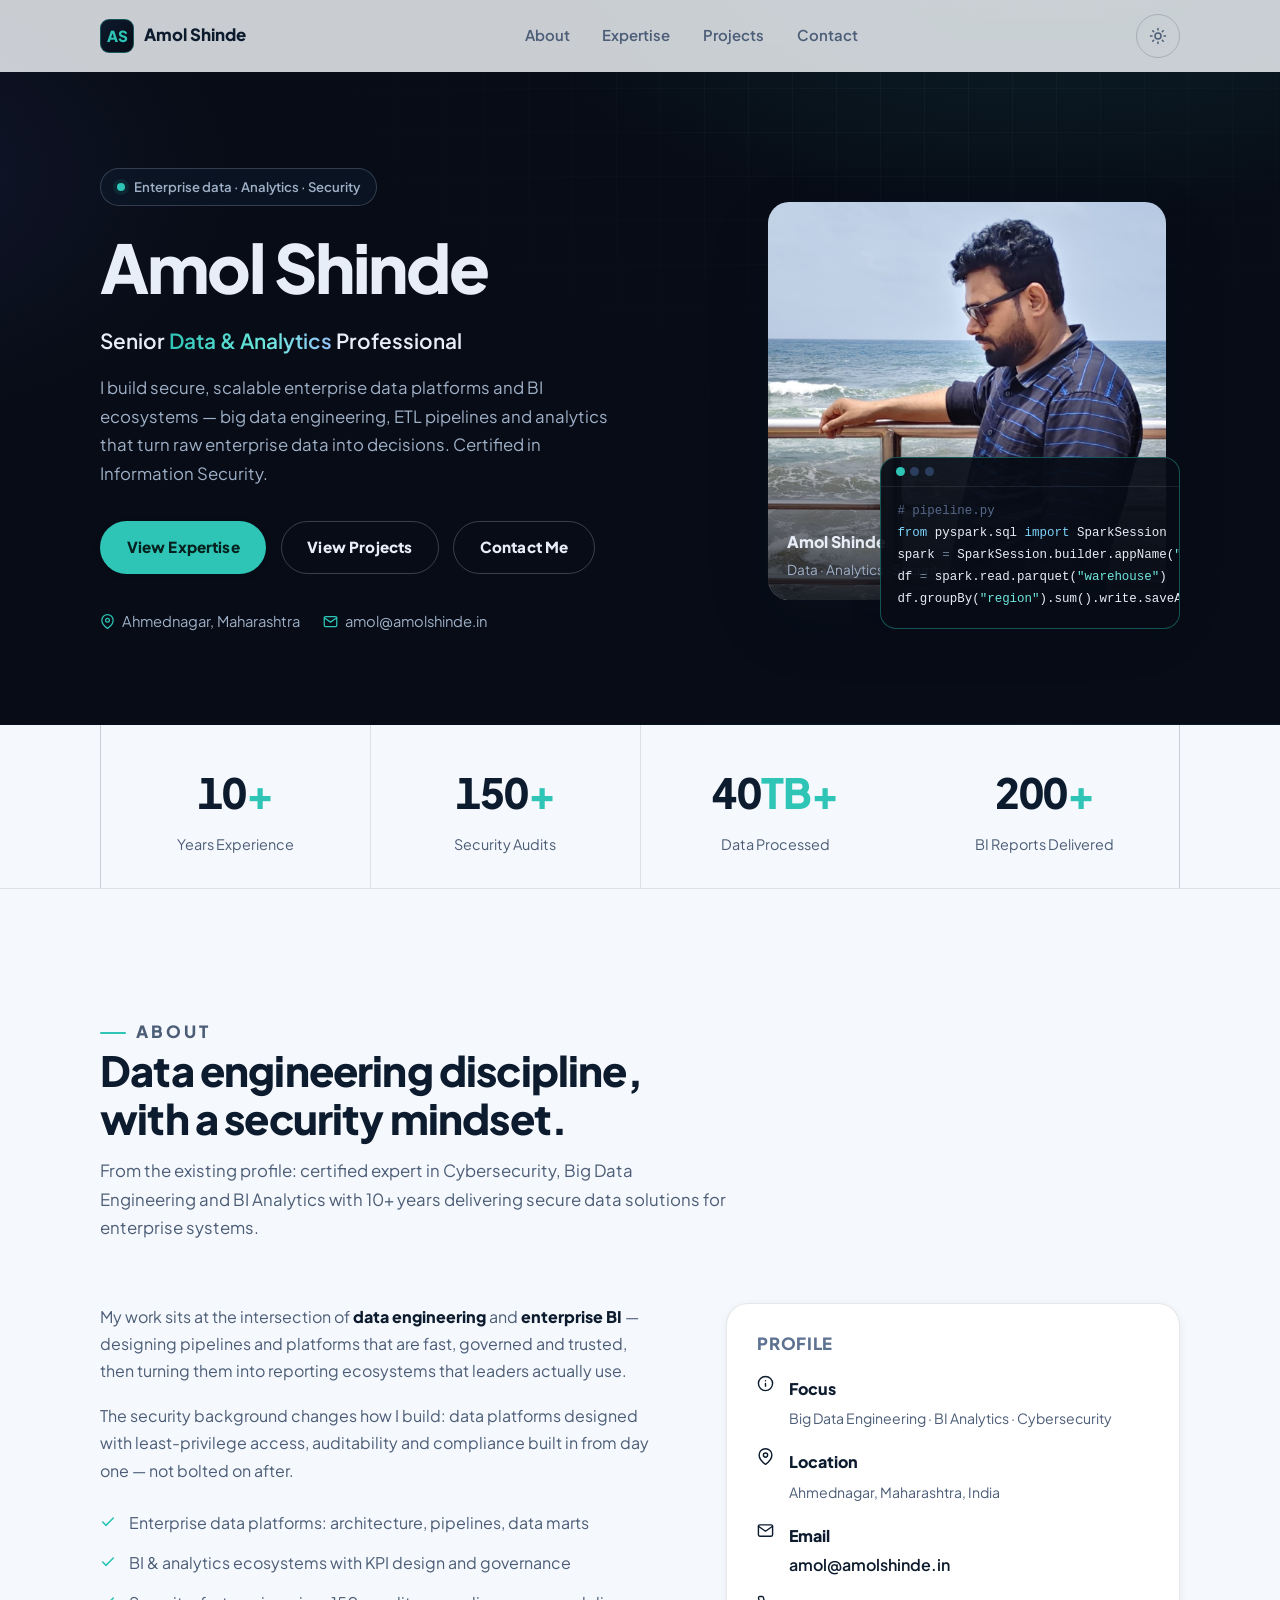
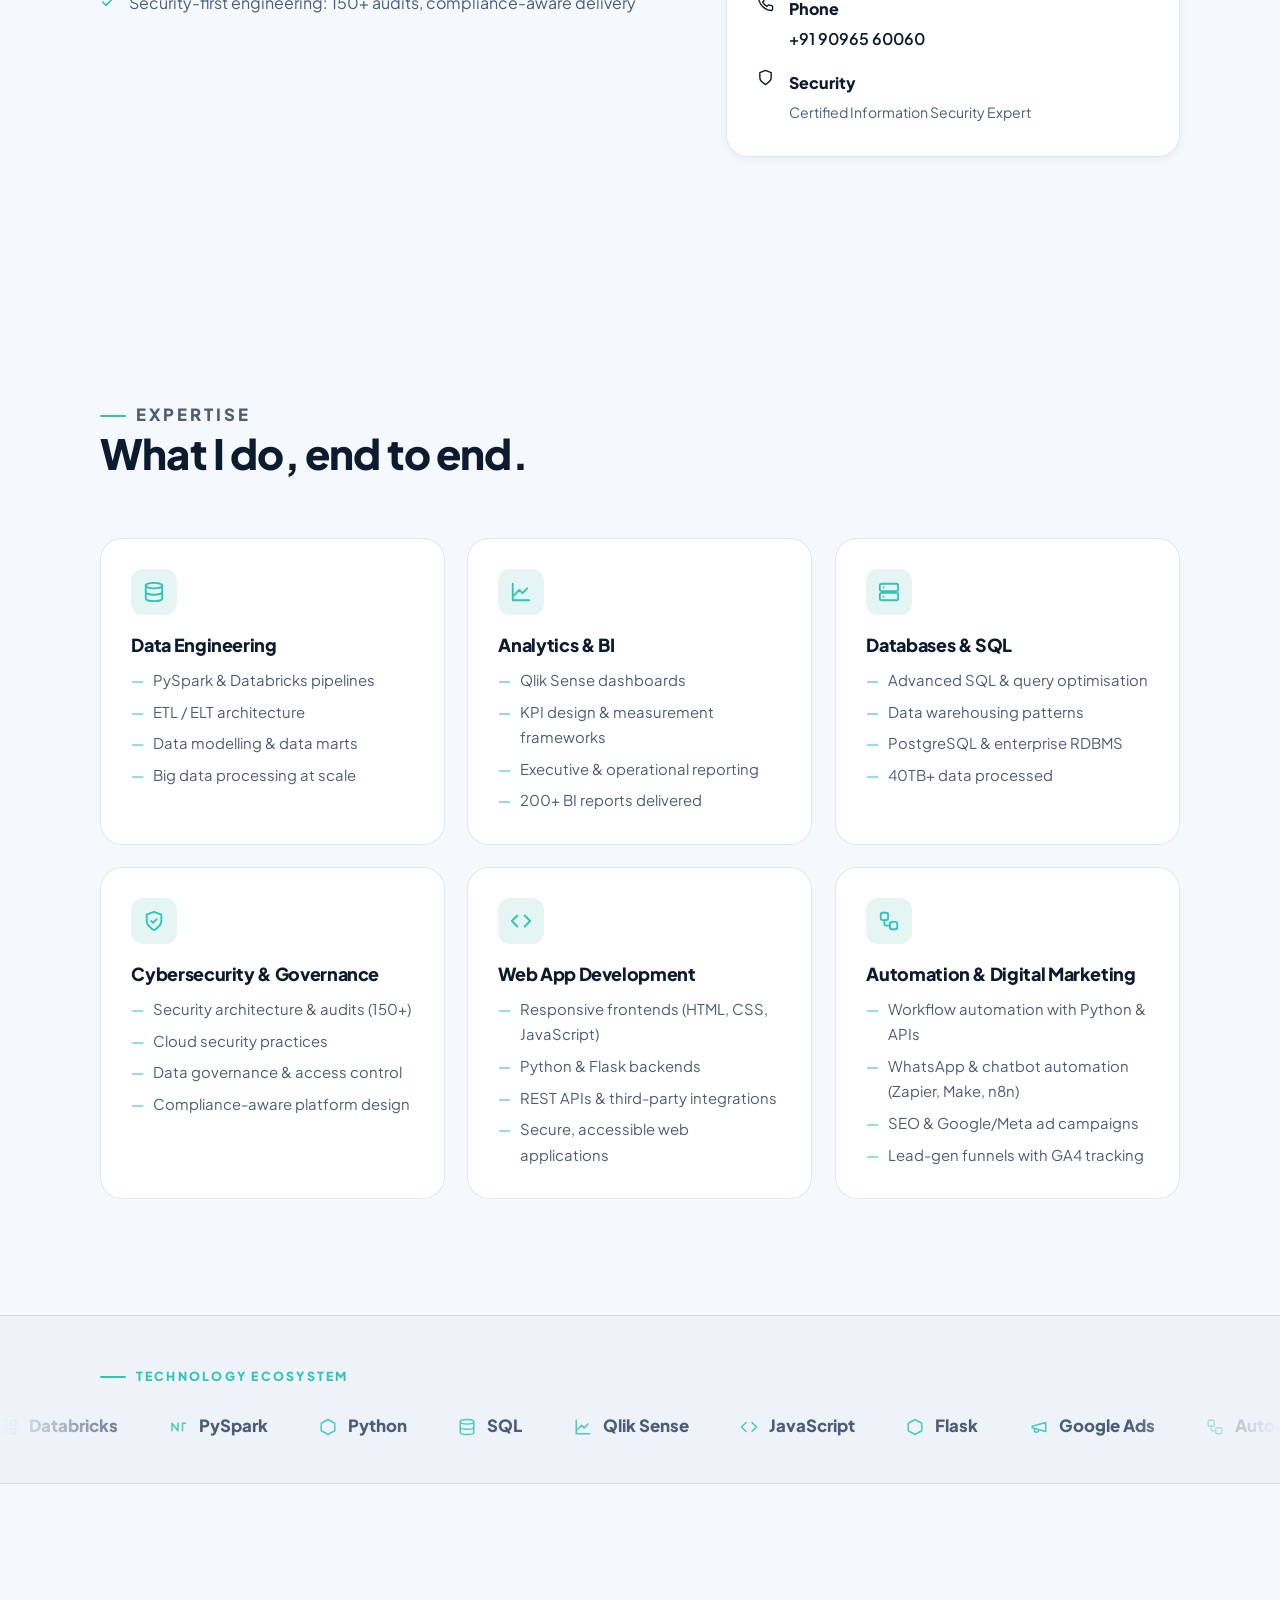
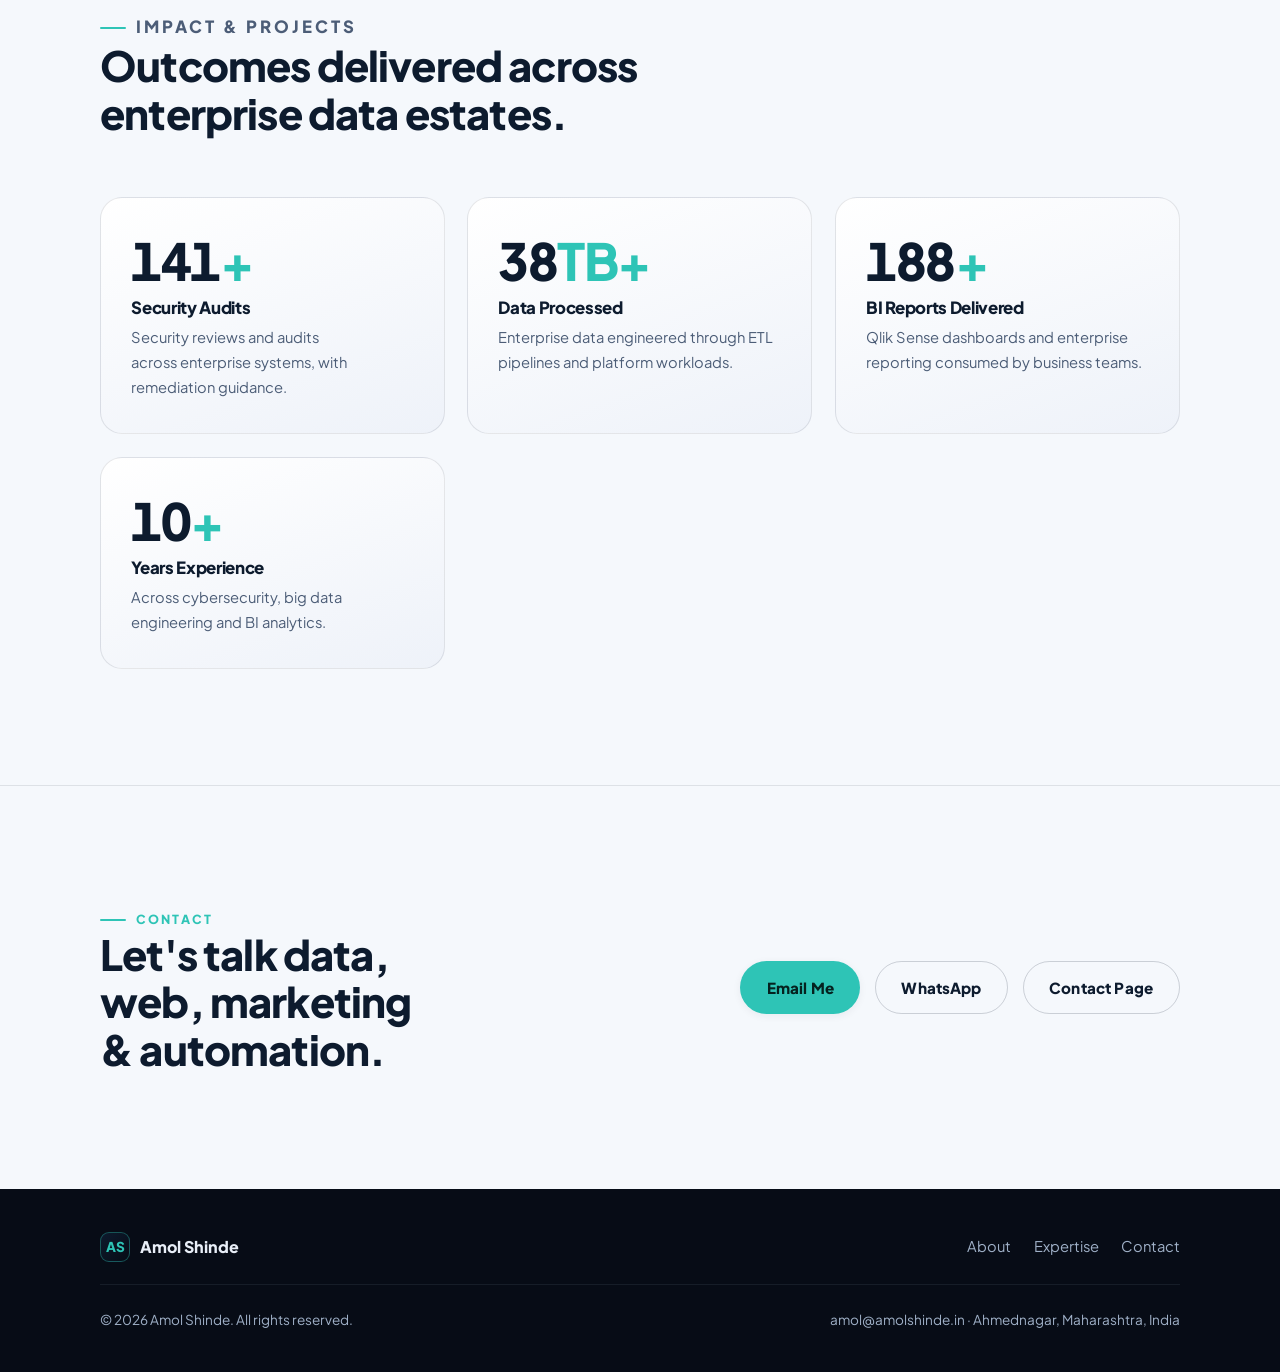
<file: index.html>
<!doctype html>
<html lang="en" data-theme="dark">
<head>
  <meta charset="utf-8">
  <meta name="viewport" content="width=device-width, initial-scale=1">
  <title>Amol Shinde — Senior Data &amp; Analytics Professional | Big Data Engineering, BI &amp; Cybersecurity</title>
  <meta name="description" content="Amol Shinde — Senior Data & Analytics professional with 10+ years across Big Data Engineering, ETL, BI Analytics and Cybersecurity. Databricks, PySpark, Qlik Sense, SQL. Ahmednagar, Maharashtra, India.">
  <meta name="keywords" content="Amol Shinde, Data Analytics, Big Data Engineering, BI Analytics, Databricks, PySpark, Qlik Sense, SQL, Cybersecurity, Data Engineering, Web App Development, Digital Marketing, Automation, India">
  <meta name="author" content="Amol Shinde">
  <meta name="robots" content="index, follow">
  <link rel="canonical" href="https://www.amolshinde.in/">

  <meta property="og:type" content="website">
  <meta property="og:site_name" content="Amol Shinde">
  <meta property="og:title" content="Amol Shinde — Senior Data & Analytics Professional">
  <meta property="og:description" content="10+ years across Big Data Engineering, BI Analytics and Cybersecurity. Databricks · PySpark · Qlik Sense · SQL.">
  <meta property="og:url" content="https://www.amolshinde.in/">
  <meta property="og:image" content="https://www.amolshinde.in/assets/img/og-image.png">
  <meta property="og:image:width" content="1200">
  <meta property="og:image:height" content="630">
  <meta property="og:locale" content="en_IN">
  <meta name="twitter:card" content="summary_large_image">
  <meta name="twitter:title" content="Amol Shinde — Senior Data & Analytics Professional">
  <meta name="twitter:description" content="10+ years across Big Data Engineering, BI Analytics and Cybersecurity. Databricks · PySpark · Qlik Sense · SQL.">
  <meta name="twitter:image" content="https://www.amolshinde.in/assets/img/og-image.png">

  <meta name="theme-color" content="#070c16" media="(prefers-color-scheme: dark)">
  <meta name="theme-color" content="#f5f8fc" media="(prefers-color-scheme: light)">
  <link rel="icon" href="favicon.png" type="image/png">
  <link rel="icon" href="assets/icons/favicon.svg" type="image/svg+xml">
  <link rel="stylesheet" href="assets/css/style.css?v=3">
  <script src="assets/js/main.js?v=3" defer></script>
  <script>
    /* theme boot — runs before paint to avoid flash */
    (function () {
      try {
        var t = localStorage.getItem("asi-theme");
        if (!t) t = window.matchMedia("(prefers-color-scheme: light)").matches ? "light" : "dark";
        document.documentElement.setAttribute("data-theme", t);
      } catch (e) { /* noop */ }
    })();
  </script>
  <script type="application/ld+json">
  {
    "@context": "https://schema.org",
    "@graph": [
      {
        "@type": "Person",
        "@id": "https://www.amolshinde.in/#person",
        "name": "Amol Shinde",
        "url": "https://www.amolshinde.in/",
        "email": "mailto:amol@amolshinde.in",
        "jobTitle": "Senior Data & Analytics Professional",
        "description": "Certified expert in Cybersecurity, Big Data Engineering and BI Analytics with 10+ years delivering secure data solutions for enterprise systems.",
        "address": { "@type": "PostalAddress", "addressLocality": "Ahmednagar", "addressRegion": "Maharashtra", "addressCountry": "IN" },
        "knowsAbout": ["Big Data Engineering", "BI Analytics", "Cybersecurity", "Databricks", "PySpark", "Qlik Sense", "SQL", "ETL Pipelines", "Cloud Security", "Web Application Development", "Digital Marketing", "Marketing Automation"]
      },
      {
        "@type": "WebSite",
        "@id": "https://www.amolshinde.in/#website",
        "url": "https://www.amolshinde.in/",
        "name": "Amol Shinde — Data & Analytics Portfolio",
        "publisher": { "@id": "https://www.amolshinde.in/#person" },
        "inLanguage": "en"
      },
      {
        "@type": "ProfilePage",
        "@id": "https://www.amolshinde.in/#profilepage",
        "url": "https://www.amolshinde.in/",
        "about": { "@id": "https://www.amolshinde.in/#person" },
        "isPartOf": { "@id": "https://www.amolshinde.in/#website" }
      }
    ]
  }
  </script>
</head>
<body>
  <a class="skip-link" href="#main">Skip to main content</a>

  <header class="site-header">
    <div class="container header-inner">
      <a class="brand" href="index.html">
        <span class="brand-mark" aria-hidden="true">AS</span>
        <span>Amol Shinde</span>
      </a>
      <nav class="site-nav" aria-label="Primary">
        <ul>
          <li><a href="#about">About</a></li>
          <li><a href="#expertise">Expertise</a></li>
          <li><a href="#projects">Projects</a></li>
          <li><a href="contact.html">Contact</a></li>
        </ul>
      </nav>
      <div class="header-actions">
        <button class="theme-toggle" type="button" aria-label="Toggle light mode" aria-pressed="false">
          <svg class="icon-moon" width="18" height="18" viewBox="0 0 24 24" fill="none" stroke="currentColor" stroke-width="2" stroke-linecap="round" stroke-linejoin="round" aria-hidden="true"><path d="M21 12.8A9 9 0 1 1 11.2 3a7 7 0 0 0 9.8 9.8z"/></svg>
          <svg class="icon-sun" width="18" height="18" viewBox="0 0 24 24" fill="none" stroke="currentColor" stroke-width="2" stroke-linecap="round" stroke-linejoin="round" aria-hidden="true"><circle cx="12" cy="12" r="4"/><path d="M12 2v2M12 20v2M4.9 4.9l1.4 1.4M17.7 17.7l1.4 1.4M2 12h2M20 12h2M4.9 19.1l1.4-1.4M17.7 6.3l1.4-1.4"/></svg>
        </button>
        <button class="nav-toggle" type="button" aria-label="Open menu" aria-expanded="false" aria-controls="mobile-menu">
          <svg width="20" height="20" viewBox="0 0 24 24" fill="none" stroke="currentColor" stroke-width="2" stroke-linecap="round" aria-hidden="true"><path d="M3 6h18M3 12h18M3 18h18"/></svg>
        </button>
      </div>
    </div>
  </header>

  <div class="mobile-menu" id="mobile-menu">
    <ul>
      <li><a href="#about">About</a></li>
      <li><a href="#expertise">Expertise</a></li>
      <li><a href="#projects">Projects</a></li>
      <li><a href="contact.html">Contact</a></li>
    </ul>
  </div>

  <main id="main">
    <!-- HERO -->
    <section class="hero" aria-labelledby="hero-title">
      <div class="container hero-grid">
        <div class="reveal">
          <p class="hero-badge"><span class="dot"></span> Enterprise data &middot; Analytics &middot; Security</p>
          <h1 id="hero-title">Amol Shinde</h1>
          <p class="role-line">Senior <span class="grad-text">Data &amp; Analytics</span> Professional</p>
          <p class="lede">I build secure, scalable enterprise data platforms and BI ecosystems &mdash; big data engineering, ETL pipelines and analytics that turn raw enterprise data into decisions. Certified in Information Security.</p>
          <div class="hero-ctas">
            <a class="btn btn-primary" href="#expertise">View Expertise</a>
            <a class="btn btn-ghost" href="#projects">View Projects</a>
            <a class="btn btn-ghost" href="contact.html">Contact Me</a>
          </div>
          <div class="hero-meta">
            <span>
              <svg width="15" height="15" viewBox="0 0 24 24" fill="none" stroke="currentColor" stroke-width="2" stroke-linecap="round" stroke-linejoin="round" aria-hidden="true"><path d="M21 10c0 7-9 13-9 13s-9-6-9-13a9 9 0 0 1 18 0z"/><circle cx="12" cy="10" r="3"/></svg>
              Ahmednagar, Maharashtra
            </span>
            <span>
              <svg width="15" height="15" viewBox="0 0 24 24" fill="none" stroke="currentColor" stroke-width="2" stroke-linecap="round" stroke-linejoin="round" aria-hidden="true"><path d="M4 4h16c1.1 0 2 .9 2 2v12c0 1.1-.9 2-2 2H4c-1.1 0-2-.9-2-2V6c0-1.1.9-2 2-2z"/><path d="m22 6-10 7L2 6"/></svg>
              amol@amolshinde.in
            </span>
          </div>
        </div>
        <div class="hero-visual reveal" style="--d:.15s">
          <div class="portrait-card">
            <img src="assets/img/portrait.jpg" alt="Portrait of Amol Shinde" width="640" height="640" fetchpriority="high">
            <div class="portrait-caption">
              <strong>Amol Shinde</strong>
              <span>Data &middot; Analytics &middot; Security</span>
            </div>
          </div>
          <div class="code-panel" aria-hidden="true">
            <div class="bar"><i></i><i></i><i></i></div>
            <pre><span class="c"># pipeline.py</span>
<span class="k">from</span> pyspark.sql <span class="k">import</span> SparkSession
spark <span class="tk">=</span> SparkSession.builder.appName(<span class="s">"etl"</span>).getOrCreate()
df <span class="tk">=</span> spark.read.parquet(<span class="s">"warehouse"</span>)
df.groupBy(<span class="s">"region"</span>).sum().write.saveAsTable(<span class="s">"gold"</span>)</pre>
          </div>
        </div>
      </div>
    </section>
    <!-- STATS -->
    <section class="stats-band" aria-label="Career statistics">
      <div class="container">
        <div class="stats-grid">
          <div class="stat reveal">
            <div class="num"><span data-count="10">10</span><em>+</em></div>
            <div class="lbl">Years Experience</div>
          </div>
          <div class="stat reveal" style="--d:.08s">
            <div class="num"><span data-count="150">150</span><em>+</em></div>
            <div class="lbl">Security Audits</div>
          </div>
          <div class="stat reveal" style="--d:.16s">
            <div class="num"><span data-count="40">40</span><em>TB+</em></div>
            <div class="lbl">Data Processed</div>
          </div>
          <div class="stat reveal" style="--d:.24s">
            <div class="num"><span data-count="200">200</span><em>+</em></div>
            <div class="lbl">BI Reports Delivered</div>
          </div>
        </div>
      </div>
    </section>

    <!-- ABOUT -->
    <section class="section" id="about" aria-labelledby="about-title">
      <div class="container">
        <div class="section-head reveal">
          <p class="eyebrow">About</p>
          <h2 id="about-title">Data engineering discipline, with a security mindset.</h2>
          <p>From the existing profile: certified expert in Cybersecurity, Big Data Engineering and BI Analytics with 10+ years delivering secure data solutions for enterprise systems.</p>
        </div>
        <div class="about-grid">
          <div class="about-copy reveal">
            <p>My work sits at the intersection of <strong>data engineering</strong> and <strong>enterprise BI</strong> &mdash; designing pipelines and platforms that are fast, governed and trusted, then turning them into reporting ecosystems that leaders actually use.</p>
            <p>The security background changes how I build: data platforms designed with least-privilege access, auditability and compliance built in from day one &mdash; not bolted on after.</p>
            <ul class="about-points">
              <li>
                <svg width="16" height="16" viewBox="0 0 24 24" fill="none" stroke="currentColor" stroke-width="2.4" stroke-linecap="round" stroke-linejoin="round" aria-hidden="true"><path d="M20 6 9 17l-5-5"/></svg>
                <span>Enterprise data platforms: architecture, pipelines, data marts</span>
              </li>
              <li>
                <svg width="16" height="16" viewBox="0 0 24 24" fill="none" stroke="currentColor" stroke-width="2.4" stroke-linecap="round" stroke-linejoin="round" aria-hidden="true"><path d="M20 6 9 17l-5-5"/></svg>
                <span>BI &amp; analytics ecosystems with KPI design and governance</span>
              </li>
              <li>
                <svg width="16" height="16" viewBox="0 0 24 24" fill="none" stroke="currentColor" stroke-width="2.4" stroke-linecap="round" stroke-linejoin="round" aria-hidden="true"><path d="M20 6 9 17l-5-5"/></svg>
                <span>Security-first engineering: 150+ audits, compliance-aware delivery</span>
              </li>
            </ul>
          </div>
          <aside class="info-card reveal" style="--d:.12s">
            <h3>Profile</h3>
            <div class="info-rows">
              <div class="row">
                <svg width="17" height="17" viewBox="0 0 24 24" fill="none" stroke="currentColor" stroke-width="2" stroke-linecap="round" stroke-linejoin="round" aria-hidden="true"><circle cx="12" cy="12" r="10"/><path d="M12 16v-4M12 8h.01"/></svg>
                <div><b>Focus</b><span>Big Data Engineering &middot; BI Analytics &middot; Cybersecurity</span></div>
              </div>
              <div class="row">
                <svg width="17" height="17" viewBox="0 0 24 24" fill="none" stroke="currentColor" stroke-width="2" stroke-linecap="round" stroke-linejoin="round" aria-hidden="true"><path d="M21 10c0 7-9 13-9 13s-9-6-9-13a9 9 0 0 1 18 0z"/><circle cx="12" cy="10" r="3"/></svg>
                <div><b>Location</b><span>Ahmednagar, Maharashtra, India</span></div>
              </div>
              <div class="row">
                <svg width="17" height="17" viewBox="0 0 24 24" fill="none" stroke="currentColor" stroke-width="2" stroke-linecap="round" stroke-linejoin="round" aria-hidden="true"><path d="M4 4h16c1.1 0 2 .9 2 2v12c0 1.1-.9 2-2 2H4c-1.1 0-2-.9-2-2V6c0-1.1.9-2 2-2z"/><path d="m22 6-10 7L2 6"/></svg>
                <div><b>Email</b><a href="mailto:amol@amolshinde.in">amol@amolshinde.in</a></div>
              </div>
              <div class="row">
                <svg width="17" height="17" viewBox="0 0 24 24" fill="none" stroke="currentColor" stroke-width="2" stroke-linecap="round" stroke-linejoin="round" aria-hidden="true"><path d="M22 16.9v3a2 2 0 0 1-2.2 2 19.8 19.8 0 0 1-8.6-3.1 19.5 19.5 0 0 1-6-6A19.8 19.8 0 0 1 2.1 4.2 2 2 0 0 1 4.1 2h3a2 2 0 0 1 2 1.7c.1 1 .4 2 .7 2.9a2 2 0 0 1-.5 2.1L8 10a16 16 0 0 0 6 6l1.3-1.3a2 2 0 0 1 2.1-.5c.9.3 1.9.6 2.9.7a2 2 0 0 1 1.7 2z"/></svg>
                <div><b>Phone</b><a href="tel:+919096560060">+91 90965 60060</a></div>
              </div>
              <div class="row">
                <svg width="17" height="17" viewBox="0 0 24 24" fill="none" stroke="currentColor" stroke-width="2" stroke-linecap="round" stroke-linejoin="round" aria-hidden="true"><path d="M12 22s8-4.8 8-10V5l-8-3-8 3v7c0 5.2 8 10 8 10z"/></svg>
                <div><b>Security</b><span>Certified Information Security Expert</span></div>
              </div>
            </div>
          </aside>
        </div>
      </div>
    </section>
    <!-- EXPERTISE -->
    <section class="section" id="expertise" aria-labelledby="expertise-title">
      <div class="container">
        <div class="section-head reveal">
          <p class="eyebrow">Expertise</p>
          <h2 id="expertise-title">What I do, end to end.</h2>
        </div>
        <div class="exp-grid">
          <article class="exp-card reveal">
            <div class="exp-icon" aria-hidden="true">
              <svg width="22" height="22" viewBox="0 0 24 24" fill="none" stroke="currentColor" stroke-width="2" stroke-linecap="round" stroke-linejoin="round"><ellipse cx="12" cy="5" rx="9" ry="3"/><path d="M21 12c0 1.66-4 3-9 3s-9-1.34-9-3"/><path d="M3 5v14c0 1.66 4 3 9 3s9-1.34 9-3V5"/></svg>
            </div>
            <h3>Data Engineering</h3>
            <ul>
              <li>PySpark &amp; Databricks pipelines</li>
              <li>ETL / ELT architecture</li>
              <li>Data modelling &amp; data marts</li>
              <li>Big data processing at scale</li>
            </ul>
          </article>
          <article class="exp-card reveal" style="--d:.08s">
            <div class="exp-icon" aria-hidden="true">
              <svg width="22" height="22" viewBox="0 0 24 24" fill="none" stroke="currentColor" stroke-width="2" stroke-linecap="round" stroke-linejoin="round"><path d="M3 3v18h18"/><path d="M18.7 8l-5.1 5.2-3.5-3.5L4 16"/></svg>
            </div>
            <h3>Analytics &amp; BI</h3>
            <ul>
              <li>Qlik Sense dashboards</li>
              <li>KPI design &amp; measurement frameworks</li>
              <li>Executive &amp; operational reporting</li>
              <li>200+ BI reports delivered</li>
            </ul>
          </article>
          <article class="exp-card reveal" style="--d:.16s">
            <div class="exp-icon" aria-hidden="true">
              <svg width="22" height="22" viewBox="0 0 24 24" fill="none" stroke="currentColor" stroke-width="2" stroke-linecap="round" stroke-linejoin="round"><rect x="2" y="3" width="20" height="8" rx="2"/><rect x="2" y="13" width="20" height="8" rx="2"/><path d="M6 7h.01M6 17h.01"/></svg>
            </div>
            <h3>Databases &amp; SQL</h3>
            <ul>
              <li>Advanced SQL &amp; query optimisation</li>
              <li>Data warehousing patterns</li>
              <li>PostgreSQL &amp; enterprise RDBMS</li>
              <li>40TB+ data processed</li>
            </ul>
          </article>
          <article class="exp-card reveal" style="--d:.24s">
            <div class="exp-icon" aria-hidden="true">
              <svg width="22" height="22" viewBox="0 0 24 24" fill="none" stroke="currentColor" stroke-width="2" stroke-linecap="round" stroke-linejoin="round"><path d="M12 22s8-4.8 8-10V5l-8-3-8 3v7c0 5.2 8 10 8 10z"/><path d="m9 12 2 2 4-4"/></svg>
            </div>
            <h3>Cybersecurity &amp; Governance</h3>
            <ul>
              <li>Security architecture &amp; audits (150+)</li>
              <li>Cloud security practices</li>
              <li>Data governance &amp; access control</li>
              <li>Compliance-aware platform design</li>
            </ul>
          </article>
          <article class="exp-card reveal" style="--d:.32s">
            <div class="exp-icon" aria-hidden="true">
              <svg width="22" height="22" viewBox="0 0 24 24" fill="none" stroke="currentColor" stroke-width="2" stroke-linecap="round" stroke-linejoin="round"><path d="m16 18 6-6-6-6"/><path d="m8 6-6 6 6 6"/></svg>
            </div>
            <h3>Web App Development</h3>
            <ul>
              <li>Responsive frontends (HTML, CSS, JavaScript)</li>
              <li>Python &amp; Flask backends</li>
              <li>REST APIs &amp; third-party integrations</li>
              <li>Secure, accessible web applications</li>
            </ul>
          </article>
          <article class="exp-card reveal" style="--d:.4s">
            <div class="exp-icon" aria-hidden="true">
              <svg width="22" height="22" viewBox="0 0 24 24" fill="none" stroke="currentColor" stroke-width="2" stroke-linecap="round" stroke-linejoin="round"><rect width="8" height="8" x="3" y="3" rx="2"/><path d="M7 11v4a2 2 0 0 0 2 2h4"/><rect width="8" height="8" x="13" y="13" rx="2"/></svg>
            </div>
            <h3>Automation &amp; Digital Marketing</h3>
            <ul>
              <li>Workflow automation with Python &amp; APIs</li>
              <li>WhatsApp &amp; chatbot automation (Zapier, Make, n8n)</li>
              <li>SEO &amp; Google/Meta ad campaigns</li>
              <li>Lead-gen funnels with GA4 tracking</li>
            </ul>
          </article>
        </div>
      </div>
    </section>

    <!-- ECOSYSTEM -->
    <section class="eco-band" aria-label="Technology ecosystem">
      <div class="container">
        <p class="eyebrow reveal" style="margin-bottom:1.6rem">Technology Ecosystem</p>
      </div>
      <div class="marquee" aria-hidden="true">
        <ul class="marquee-track">
          <li><svg width="18" height="18" viewBox="0 0 24 24" fill="none" stroke="currentColor" stroke-width="2" stroke-linecap="round" stroke-linejoin="round"><rect x="3" y="3" width="7" height="7" rx="1"/><rect x="14" y="3" width="7" height="7" rx="1"/><rect x="3" y="14" width="7" height="7" rx="1"/><rect x="14" y="14" width="7" height="7" rx="1"/></svg>Databricks</li>
          <li><svg width="18" height="18" viewBox="0 0 24 24" fill="none" stroke="currentColor" stroke-width="2" stroke-linecap="round" stroke-linejoin="round"><path d="M4 17V7l8 10V7"/><path d="M18 17V7h4"/></svg>PySpark</li>
          <li><svg width="18" height="18" viewBox="0 0 24 24" fill="none" stroke="currentColor" stroke-width="2" stroke-linecap="round" stroke-linejoin="round"><path d="m12 2 9 5v10l-9 5-9-5V7z"/></svg>Python</li>
          <li><svg width="18" height="18" viewBox="0 0 24 24" fill="none" stroke="currentColor" stroke-width="2" stroke-linecap="round" stroke-linejoin="round"><ellipse cx="12" cy="5" rx="9" ry="3"/><path d="M21 12c0 1.66-4 3-9 3s-9-1.34-9-3"/><path d="M3 5v14c0 1.66 4 3 9 3s9-1.34 9-3V5"/></svg>SQL</li>
          <li><svg width="18" height="18" viewBox="0 0 24 24" fill="none" stroke="currentColor" stroke-width="2" stroke-linecap="round" stroke-linejoin="round"><path d="M3 3v18h18"/><path d="M18.7 8l-5.1 5.2-3.5-3.5L4 16"/></svg>Qlik Sense</li>
          <li><svg width="18" height="18" viewBox="0 0 24 24" fill="none" stroke="currentColor" stroke-width="2" stroke-linecap="round" stroke-linejoin="round"><path d="m16 18 6-6-6-6"/><path d="m8 6-6 6 6 6"/></svg>JavaScript</li>
          <li><svg width="18" height="18" viewBox="0 0 24 24" fill="none" stroke="currentColor" stroke-width="2" stroke-linecap="round" stroke-linejoin="round"><path d="m12 2 9 5v10l-9 5-9-5V7z"/></svg>Flask</li>
          <li><svg width="18" height="18" viewBox="0 0 24 24" fill="none" stroke="currentColor" stroke-width="2" stroke-linecap="round" stroke-linejoin="round"><path d="m3 11 18-5v12L3 13v-2z"/><path d="M11.6 16.8a3 3 0 1 1-5.8-1.6"/></svg>Google Ads</li>
          <li><svg width="18" height="18" viewBox="0 0 24 24" fill="none" stroke="currentColor" stroke-width="2" stroke-linecap="round" stroke-linejoin="round"><rect width="8" height="8" x="3" y="3" rx="2"/><path d="M7 11v4a2 2 0 0 0 2 2h4"/><rect width="8" height="8" x="13" y="13" rx="2"/></svg>Automation</li>
          <li><svg width="18" height="18" viewBox="0 0 24 24" fill="none" stroke="currentColor" stroke-width="2" stroke-linecap="round" stroke-linejoin="round"><rect x="3" y="3" width="7" height="7" rx="1"/><rect x="14" y="3" width="7" height="7" rx="1"/><rect x="3" y="14" width="7" height="7" rx="1"/><rect x="14" y="14" width="7" height="7" rx="1"/></svg>Databricks</li>
          <li><svg width="18" height="18" viewBox="0 0 24 24" fill="none" stroke="currentColor" stroke-width="2" stroke-linecap="round" stroke-linejoin="round"><path d="M4 17V7l8 10V7"/><path d="M18 17V7h4"/></svg>PySpark</li>
          <li><svg width="18" height="18" viewBox="0 0 24 24" fill="none" stroke="currentColor" stroke-width="2" stroke-linecap="round" stroke-linejoin="round"><path d="m12 2 9 5v10l-9 5-9-5V7z"/></svg>Python</li>
          <li><svg width="18" height="18" viewBox="0 0 24 24" fill="none" stroke="currentColor" stroke-width="2" stroke-linecap="round" stroke-linejoin="round"><ellipse cx="12" cy="5" rx="9" ry="3"/><path d="M21 12c0 1.66-4 3-9 3s-9-1.34-9-3"/><path d="M3 5v14c0 1.66 4 3 9 3s9-1.34 9-3V5"/></svg>SQL</li>
          <li><svg width="18" height="18" viewBox="0 0 24 24" fill="none" stroke="currentColor" stroke-width="2" stroke-linecap="round" stroke-linejoin="round"><path d="M3 3v18h18"/><path d="M18.7 8l-5.1 5.2-3.5-3.5L4 16"/></svg>Qlik Sense</li>
          <li><svg width="18" height="18" viewBox="0 0 24 24" fill="none" stroke="currentColor" stroke-width="2" stroke-linecap="round" stroke-linejoin="round"><path d="m16 18 6-6-6-6"/><path d="m8 6-6 6 6 6"/></svg>JavaScript</li>
          <li><svg width="18" height="18" viewBox="0 0 24 24" fill="none" stroke="currentColor" stroke-width="2" stroke-linecap="round" stroke-linejoin="round"><path d="m12 2 9 5v10l-9 5-9-5V7z"/></svg>Flask</li>
          <li><svg width="18" height="18" viewBox="0 0 24 24" fill="none" stroke="currentColor" stroke-width="2" stroke-linecap="round" stroke-linejoin="round"><path d="m3 11 18-5v12L3 13v-2z"/><path d="M11.6 16.8a3 3 0 1 1-5.8-1.6"/></svg>Google Ads</li>
          <li><svg width="18" height="18" viewBox="0 0 24 24" fill="none" stroke="currentColor" stroke-width="2" stroke-linecap="round" stroke-linejoin="round"><rect width="8" height="8" x="3" y="3" rx="2"/><path d="M7 11v4a2 2 0 0 0 2 2h4"/><rect width="8" height="8" x="13" y="13" rx="2"/></svg>Automation</li>
        </ul>
      </div>
    </section>
    <!-- IMPACT -->
    <section class="section" id="projects" aria-labelledby="impact-title">
      <div class="container">
        <div class="section-head reveal">
          <p class="eyebrow">Impact &amp; Projects</p>
          <h2 id="impact-title">Outcomes delivered across enterprise data estates.</h2>
        </div>
        <div class="impact-grid">
          <article class="impact-card reveal">
            <div class="big"><span data-count="150">150</span><em>+</em></div>
            <h3>Security Audits</h3>
            <p>Security reviews and audits across enterprise systems, with remediation guidance.</p>
          </article>
          <article class="impact-card reveal" style="--d:.08s">
            <div class="big"><span data-count="40">40</span><em>TB+</em></div>
            <h3>Data Processed</h3>
            <p>Enterprise data engineered through ETL pipelines and platform workloads.</p>
          </article>
          <article class="impact-card reveal" style="--d:.16s">
            <div class="big"><span data-count="200">200</span><em>+</em></div>
            <h3>BI Reports Delivered</h3>
            <p>Qlik Sense dashboards and enterprise reporting consumed by business teams.</p>
          </article>
          <article class="impact-card reveal" style="--d:.24s">
            <div class="big">10<em>+</em></div>
            <h3>Years Experience</h3>
            <p>Across cybersecurity, big data engineering and BI analytics.</p>
          </article>
        </div>
      </div>
    </section>

    <!-- CONTACT STRIP -->
    <section class="section contact-strip" id="contact" aria-labelledby="contact-title">
      <div class="container contact-inner">
        <div class="reveal">
          <p class="eyebrow">Contact</p>
          <h2 id="contact-title">Let's talk data, web, marketing &amp; automation.</h2>
        </div>
        <div class="contact-actions reveal" style="--d:.1s">
          <a class="btn btn-primary" href="mailto:amol@amolshinde.in">Email Me</a>
          <a class="btn btn-ghost" href="https://wa.me/919096560060" target="_blank" rel="noopener">WhatsApp</a>
          <a class="btn btn-ghost" href="contact.html">Contact Page</a>
        </div>
      </div>
    </section>
  </main>

  <footer class="site-footer">
    <div class="container footer-inner">
      <div class="footer-brand">
        <span class="brand-mark" aria-hidden="true">AS</span>
        <span>Amol Shinde</span>
      </div>
      <nav class="footer-links" aria-label="Footer">
        <a href="#about">About</a>
        <a href="#expertise">Expertise</a>
        <a href="contact.html">Contact</a>
      </nav>
      <div class="footer-meta">
        <span>&copy; <span data-year>2026</span> Amol Shinde. All rights reserved.</span>
        <span>amol@amolshinde.in &middot; Ahmednagar, Maharashtra, India</span>
      </div>
    </div>
  </footer>

</body>
</html>
</file>
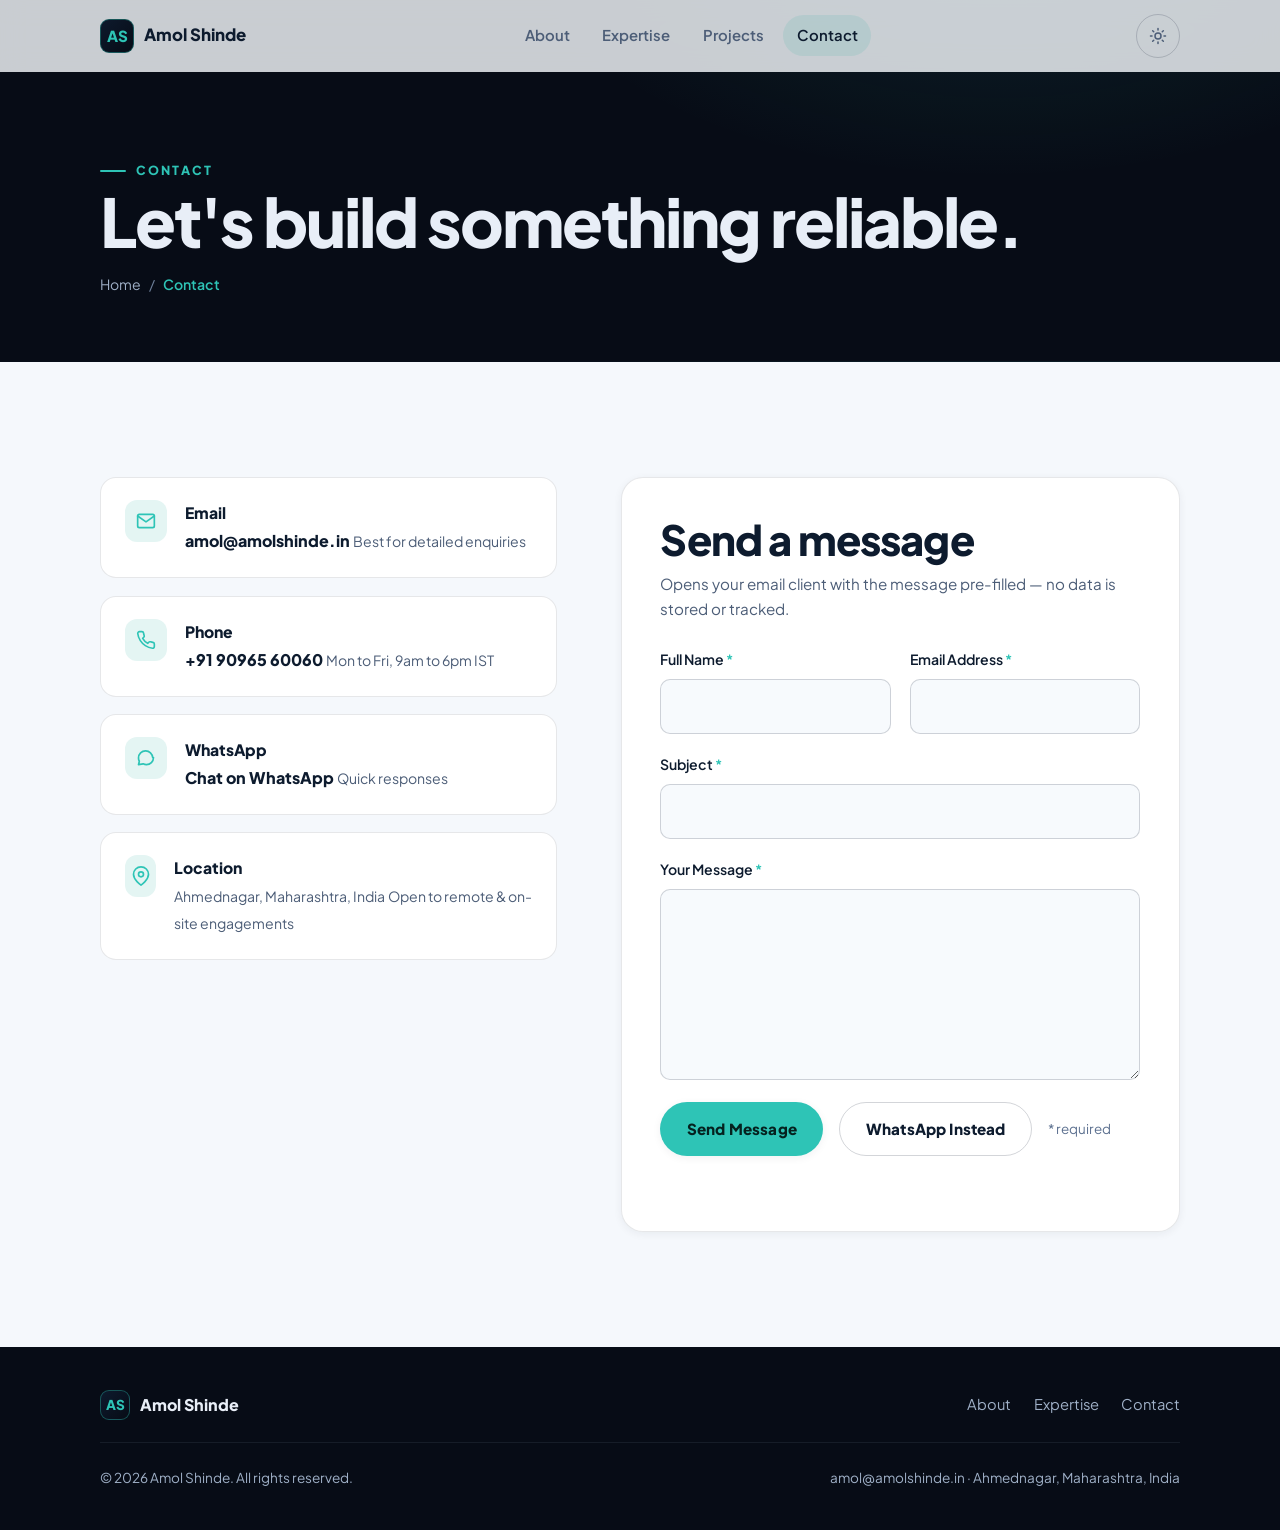
<file: contact.html>
<!doctype html>
<html lang="en" data-theme="dark">
<head>
  <meta charset="utf-8">
  <meta name="viewport" content="width=device-width, initial-scale=1">
  <title>Contact — Amol Shinde | Data &amp; Analytics Professional</title>
  <meta name="description" content="Get in touch with Amol Shinde — Senior Data & Analytics professional. Email, phone or WhatsApp for enterprise data platforms, BI analytics and security conversations.">
  <meta name="author" content="Amol Shinde">
  <meta name="robots" content="index, follow">
  <link rel="canonical" href="https://www.amolshinde.in/contact.html">

  <meta property="og:type" content="website">
  <meta property="og:site_name" content="Amol Shinde">
  <meta property="og:title" content="Contact Amol Shinde">
  <meta property="og:description" content="Data platforms, BI analytics, security, web apps, digital marketing and automation. Reach Amol by email, phone or WhatsApp.">
  <meta property="og:url" content="https://www.amolshinde.in/contact.html">
  <meta property="og:image" content="https://www.amolshinde.in/assets/img/og-image.png">
  <meta name="twitter:card" content="summary_large_image">
  <meta name="twitter:title" content="Contact Amol Shinde">
  <meta name="twitter:description" content="Enterprise data platforms, BI analytics and security. Reach Amol by email, phone or WhatsApp.">
  <meta name="twitter:image" content="https://www.amolshinde.in/assets/img/og-image.png">

  <meta name="theme-color" content="#070c16" media="(prefers-color-scheme: dark)">
  <meta name="theme-color" content="#f5f8fc" media="(prefers-color-scheme: light)">
  <link rel="icon" href="assets/icons/favicon.svg" type="image/svg+xml">
  <link rel="stylesheet" href="assets/css/style.css?v=3">
  <script>
    (function () {
      try {
        var t = localStorage.getItem("asi-theme");
        if (!t) t = window.matchMedia("(prefers-color-scheme: light)").matches ? "light" : "dark";
        document.documentElement.setAttribute("data-theme", t);
      } catch (e) { /* noop */ }
    })();
  </script>
  <script type="application/ld+json">
  {
    "@context": "https://schema.org",
    "@type": "ContactPage",
    "@id": "https://www.amolshinde.in/contact.html#contactpage",
    "name": "Contact Amol Shinde",
    "url": "https://www.amolshinde.in/contact.html",
    "isPartOf": { "@id": "https://www.amolshinde.in/#website" },
    "about": { "@id": "https://www.amolshinde.in/#person" },
    "inLanguage": "en"
  }
  </script>
</head>
<body>
  <a class="skip-link" href="#main">Skip to main content</a>

  <header class="site-header">
    <div class="container header-inner">
      <a class="brand" href="index.html">
        <span class="brand-mark" aria-hidden="true">AS</span>
        <span>Amol Shinde</span>
      </a>
      <nav class="site-nav" aria-label="Primary">
        <ul>
          <li><a href="index.html#about">About</a></li>
          <li><a href="index.html#expertise">Expertise</a></li>
          <li><a href="index.html#projects">Projects</a></li>
          <li><a href="contact.html" aria-current="page">Contact</a></li>
        </ul>
      </nav>
      <div class="header-actions">
        <button class="theme-toggle" type="button" aria-label="Toggle light mode" aria-pressed="false">
          <svg class="icon-moon" width="18" height="18" viewBox="0 0 24 24" fill="none" stroke="currentColor" stroke-width="2" stroke-linecap="round" stroke-linejoin="round" aria-hidden="true"><path d="M21 12.8A9 9 0 1 1 11.2 3a7 7 0 0 0 9.8 9.8z"/></svg>
          <svg class="icon-sun" width="18" height="18" viewBox="0 0 24 24" fill="none" stroke="currentColor" stroke-width="2" stroke-linecap="round" stroke-linejoin="round" aria-hidden="true"><circle cx="12" cy="12" r="4"/><path d="M12 2v2M12 20v2M4.9 4.9l1.4 1.4M17.7 17.7l1.4 1.4M2 12h2M20 12h2M4.9 19.1l1.4-1.4M17.7 6.3l1.4-1.4"/></svg>
        </button>
        <button class="nav-toggle" type="button" aria-label="Open menu" aria-expanded="false" aria-controls="mobile-menu">
          <svg width="20" height="20" viewBox="0 0 24 24" fill="none" stroke="currentColor" stroke-width="2" stroke-linecap="round" aria-hidden="true"><path d="M3 6h18M3 12h18M3 18h18"/></svg>
        </button>
      </div>
    </div>
  </header>

  <div class="mobile-menu" id="mobile-menu">
    <ul>
      <li><a href="index.html#about">About</a></li>
      <li><a href="index.html#expertise">Expertise</a></li>
      <li><a href="index.html#projects">Projects</a></li>
      <li><a href="contact.html">Contact</a></li>
    </ul>
  </div>

  <main id="main">
    <section class="page-head">
      <div class="container">
        <p class="eyebrow">Contact</p>
        <h1>Let's build something reliable.</h1>
        <nav class="breadcrumb" aria-label="Breadcrumb">
          <a href="index.html">Home</a>
          <span class="sep" aria-hidden="true">/</span>
          <span aria-current="page">Contact</span>
        </nav>
      </div>
    </section>

    <section class="section" aria-label="Contact details and form">
      <div class="container contact-grid">
        <div class="contact-cards">
          <div class="contact-card reveal">
            <div class="exp-icon" aria-hidden="true">
              <svg width="20" height="20" viewBox="0 0 24 24" fill="none" stroke="currentColor" stroke-width="2" stroke-linecap="round" stroke-linejoin="round"><path d="M4 4h16c1.1 0 2 .9 2 2v12c0 1.1-.9 2-2 2H4c-1.1 0-2-.9-2-2V6c0-1.1.9-2 2-2z"/><path d="m22 6-10 7L2 6"/></svg>
            </div>
            <div>
              <b>Email</b>
              <a class="main" href="mailto:amol@amolshinde.in">amol@amolshinde.in</a>
              <span class="sub">Best for detailed enquiries</span>
            </div>
          </div>
          <div class="contact-card reveal" style="--d:.08s">
            <div class="exp-icon" aria-hidden="true">
              <svg width="20" height="20" viewBox="0 0 24 24" fill="none" stroke="currentColor" stroke-width="2" stroke-linecap="round" stroke-linejoin="round"><path d="M22 16.9v3a2 2 0 0 1-2.2 2 19.8 19.8 0 0 1-8.6-3.1 19.5 19.5 0 0 1-6-6A19.8 19.8 0 0 1 2.1 4.2 2 2 0 0 1 4.1 2h3a2 2 0 0 1 2 1.7c.1 1 .4 2 .7 2.9a2 2 0 0 1-.5 2.1L8 10a16 16 0 0 0 6 6l1.3-1.3a2 2 0 0 1 2.1-.5c.9.3 1.9.6 2.9.7a2 2 0 0 1 1.7 2z"/></svg>
            </div>
            <div>
              <b>Phone</b>
              <a class="main" href="tel:+919096560060">+91 90965 60060</a>
              <span class="sub">Mon to Fri, 9am to 6pm IST</span>
            </div>
          </div>
          <div class="contact-card reveal" style="--d:.16s">
            <div class="exp-icon" aria-hidden="true">
              <svg width="20" height="20" viewBox="0 0 24 24" fill="none" stroke="currentColor" stroke-width="2" stroke-linecap="round" stroke-linejoin="round"><path d="M21 11.5a8.4 8.4 0 0 1-8.5 8.4 8.6 8.6 0 0 1-3.9-.9L3 20l1-4.1a8.3 8.3 0 0 1-1-4 8.4 8.4 0 0 1 8.5-8.4 8.4 8.4 0 0 1 8.5 8z"/></svg>
            </div>
            <div>
              <b>WhatsApp</b>
              <a class="main" href="https://wa.me/919096560060" target="_blank" rel="noopener">Chat on WhatsApp</a>
              <span class="sub">Quick responses</span>
            </div>
          </div>
          <div class="contact-card reveal" style="--d:.24s">
            <div class="exp-icon" aria-hidden="true">
              <svg width="20" height="20" viewBox="0 0 24 24" fill="none" stroke="currentColor" stroke-width="2" stroke-linecap="round" stroke-linejoin="round"><path d="M21 10c0 7-9 13-9 13s-9-6-9-13a9 9 0 0 1 18 0z"/><circle cx="12" cy="10" r="3"/></svg>
            </div>
            <div>
              <b>Location</b>
              <span class="main">Ahmednagar, Maharashtra, India</span>
              <span class="sub">Open to remote &amp; on-site engagements</span>
            </div>
          </div>
        </div>

        <div class="form-card reveal" style="--d:.12s">
          <h2 style="margin-bottom:.4rem">Send a message</h2>
          <p style="color:var(--muted);font-size:.95rem;margin-bottom:1.6rem">Opens your email client with the message pre-filled &mdash; no data is stored or tracked.</p>
          <form id="contact-form" novalidate>
            <div class="form-grid">
              <div class="field">
                <label for="cf-name">Full Name <span aria-hidden="true">*</span></label>
                <input type="text" id="cf-name" name="name" autocomplete="name" required minlength="2">
              </div>
              <div class="field">
                <label for="cf-email">Email Address <span aria-hidden="true">*</span></label>
                <input type="email" id="cf-email" name="email" autocomplete="email" required>
              </div>
              <div class="field full">
                <label for="cf-subject">Subject <span aria-hidden="true">*</span></label>
                <input type="text" id="cf-subject" name="subject" required minlength="5">
              </div>
              <div class="field full">
                <label for="cf-message">Your Message <span aria-hidden="true">*</span></label>
                <textarea id="cf-message" name="message" rows="6" required minlength="20"></textarea>
              </div>
            </div>
            <div class="form-foot">
              <button class="btn btn-primary" type="submit">Send Message</button>
              <a class="btn btn-ghost" href="https://wa.me/919096560060" target="_blank" rel="noopener">WhatsApp Instead</a>
              <p class="form-note"><span aria-hidden="true">*</span> required</p>
            </div>
            <p class="form-status" role="status" aria-live="polite"></p>
          </form>
        </div>
      </div>
    </section>
  </main>

  <footer class="site-footer">
    <div class="container footer-inner">
      <div class="footer-brand">
        <span class="brand-mark" aria-hidden="true">AS</span>
        <span>Amol Shinde</span>
      </div>
      <nav class="footer-links" aria-label="Footer">
        <a href="index.html#about">About</a>
        <a href="index.html#expertise">Expertise</a>
        <a href="contact.html">Contact</a>
      </nav>
      <div class="footer-meta">
        <span>&copy; <span data-year>2026</span> Amol Shinde. All rights reserved.</span>
        <span>amol@amolshinde.in &middot; Ahmednagar, Maharashtra, India</span>
      </div>
    </div>
  </footer>

  <script>
    (function () {
      "use strict";
      var form = document.getElementById("contact-form");
      if (!form) return;
      var status = form.querySelector(".form-status");
      function show(msg) { status.textContent = msg; }
      form.addEventListener("submit", function (e) {
        e.preventDefault();
        if (!form.checkValidity()) {
          form.reportValidity();
          show("Please complete the highlighted fields.");
          return;
        }
        var fd = new FormData(form);
        var name = fd.get("name"), email = fd.get("email"), sub = fd.get("subject"), msg = fd.get("message");
        var body = "Name: " + name + "\nEmail: " + email + "\n\nMessage:\n" + msg;
        var href = "mailto:amol@amolshinde.in?subject=" + encodeURIComponent(sub) + "&body=" + encodeURIComponent(body);
        window.location.href = href;
        show("Opening your email client\u2026");
      });
    })();
  </script>
  <script src="assets/js/main.js?v=3" defer></script>
</body>
</html>
</file>
<file: assets/css/style.css>
/* ==========================================================================
   Amol Shinde — Portfolio  ·  Design System
   Dark-first, data-platform inspired. No frameworks, no dependencies.
   ========================================================================== */

/* ---------- Reset ---------- */
*, *::before, *::after { box-sizing: border-box; }
* { margin: 0; }
html { scroll-behavior: smooth; -webkit-text-size-adjust: 100%; }
body {
  font-family: "Plus Jakarta Sans", "Segoe UI", system-ui, -apple-system, sans-serif;
  font-size: 1rem;
  line-height: 1.7;
  color: var(--text);
  background: var(--bg);
  -webkit-font-smoothing: antialiased;
}
img, svg, video { display: block; max-width: 100%; height: auto; }
input, button, textarea, select { font: inherit; color: inherit; }
button { cursor: pointer; background: none; border: none; }
a { color: var(--accent); text-decoration: none; }
a:hover { text-decoration: underline; }
ul { list-style: none; padding: 0; }
::selection { background: var(--accent-soft); color: var(--text); }

/* ---------- Tokens ---------- */
:root {
  --accent: #2ec4b6;
  --accent-strong: #24a89c;
  --accent-soft: rgba(46, 196, 182, .16);
  --accent-line: rgba(46, 196, 182, .38);

  --ink-900: #e8eef7;
  --ink-600: #9fb0c7;
  --ink-400: #6d7f99;
  --navy-950: #070c16;
  --navy-900: #0a1524;
  --navy-850: #0d1a2d;
  --navy-800: #122238;
  --navy-700: #1a2f4b;

  --bg: var(--navy-950);
  --bg-soft: var(--navy-900);
  --surface: var(--navy-850);
  --surface-raised: var(--navy-800);
  --border: rgba(159, 176, 199, .14);
  --border-strong: rgba(159, 176, 199, .26);

  --text: var(--ink-900);
  --muted: var(--ink-600);
  --faint: var(--ink-400);

  --shadow-sm: 0 2px 8px rgba(2, 8, 20, .35);
  --shadow-md: 0 14px 34px rgba(2, 8, 20, .45);
  --shadow-lg: 0 24px 64px rgba(2, 8, 20, .55);
  --glow: 0 0 0 1px var(--accent-line), 0 18px 48px rgba(46, 196, 182, .13);

  --radius-sm: 10px;
  --radius: 16px;
  --radius-lg: 22px;
  --container: 1160px;
  --gutter: clamp(1.25rem, 4vw, 2.5rem);
  --header-h: 72px;

  --ease: cubic-bezier(.22, .61, .36, 1);
}

[data-theme="light"] {
  --bg: #f5f8fc;
  --bg-soft: #eef2f9;
  --surface: #ffffff;
  --surface-raised: #ffffff;
  --border: rgba(13, 27, 46, .1);
  --border-strong: rgba(13, 27, 46, .18);
  --text: #0d1b2e;
  --muted: #4c5d77;
  --faint: #5d7190;
  --accent-soft: rgba(36, 168, 156, .12);
  --shadow-sm: 0 2px 8px rgba(13, 27, 46, .06);
  --shadow-md: 0 14px 34px rgba(13, 27, 46, .09);
  --shadow-lg: 0 24px 64px rgba(13, 27, 46, .12);
  --glow: 0 0 0 1px var(--accent-line), 0 18px 44px rgba(36, 168, 156, .16);
}

/* ---------- Typography ---------- */
h1, h2, h3, h4 { line-height: 1.15; font-weight: 800; letter-spacing: -0.02em; text-wrap: balance; }
h1 { font-size: clamp(2.5rem, 6vw, 4.2rem); letter-spacing: -0.03em; }
h2 { font-size: clamp(1.8rem, 3.6vw, 2.6rem); }
h3 { font-size: 1.25rem; }
p { text-wrap: pretty; }
.grad-text {
  background: linear-gradient(92deg, var(--accent) 0%, #6ee7dd 60%, #9db8ff 110%);
  -webkit-background-clip: text; background-clip: text;
  -webkit-text-fill-color: transparent; color: transparent;
}

/* ---------- Layout helpers ---------- */
.container { max-width: var(--container); margin-inline: auto; padding-inline: var(--gutter); }
/* Keep anchored section headings clear of the fixed header when jump-linking */
[id] { scroll-margin-top: calc(var(--header-h) + 1.25rem); }
.section { padding-block: clamp(4.5rem, 9vw, 7.5rem); position: relative; }
.section-alt { background: var(--bg-soft); border-block: 1px solid var(--border); }

.eyebrow {
  display: inline-flex; align-items: center; gap: .6rem;
  font-size: .78rem; font-weight: 700; letter-spacing: .18em;
  text-transform: uppercase; color: var(--accent);
}
.eyebrow::before { content: ""; width: 26px; height: 2px; background: var(--accent); border-radius: 2px; }
.section-head { max-width: 640px; margin-bottom: clamp(2.5rem, 5vw, 3.75rem); }
.section-head p { color: var(--muted); margin-top: .9rem; font-size: 1.05rem; }

/* ---------- Buttons ---------- */
.btn {
  display: inline-flex; align-items: center; justify-content: center; gap: .55rem;
  padding: .8rem 1.6rem; border-radius: 999px;
  font-weight: 700; font-size: .95rem; letter-spacing: .01em;
  border: 1px solid transparent;
  transition: transform .22s var(--ease), box-shadow .22s var(--ease),
              background .22s var(--ease), border-color .22s var(--ease), color .22s var(--ease);
}
.btn:hover { text-decoration: none; transform: translateY(-2px); }
.btn:active { transform: translateY(0); }
.btn-primary { background: var(--accent); color: #05221f; box-shadow: var(--shadow-sm); }
.btn-primary:hover { background: #3ad9c9; box-shadow: var(--glow); }
.btn-ghost { border-color: var(--border-strong); color: var(--text); background: transparent; }
.btn-ghost:hover { border-color: var(--accent); color: var(--accent); }
:focus-visible { outline: 2px solid var(--accent); outline-offset: 3px; border-radius: 4px; }

/* ---------- Header ---------- */
.site-header {
  position: fixed; inset-inline: 0; top: 0; z-index: 50; height: var(--header-h);
  background: color-mix(in srgb, var(--bg) 82%, transparent);
  -webkit-backdrop-filter: blur(14px); backdrop-filter: blur(14px);
  border-bottom: 1px solid transparent;
  transition: border-color .3s var(--ease), background .3s var(--ease);
}
.site-header.scrolled { border-bottom-color: var(--border); }
.header-inner { display: flex; align-items: center; justify-content: space-between; height: 100%; }
.brand { display: inline-flex; align-items: center; gap: .65rem; font-weight: 800; color: var(--text); font-size: 1.05rem; }
.brand:hover { text-decoration: none; }
.brand-mark {
  width: 34px; height: 34px; border-radius: 9px; display: grid; place-items: center;
  background: linear-gradient(135deg, var(--navy-800), var(--navy-950));
  border: 1px solid var(--accent-line); color: var(--accent);
  font-size: .95rem; font-weight: 800; letter-spacing: 0;
}
[data-theme="light"] .brand-mark { background: linear-gradient(135deg, #0d1a2d, #070c16); }
.site-nav ul { display: flex; gap: .35rem; }
.site-nav a {
  display: inline-block; padding: .5rem .85rem; border-radius: 999px;
  color: var(--muted); font-weight: 600; font-size: .93rem;
  transition: color .2s var(--ease), background .2s var(--ease);
}
.site-nav a:hover, .site-nav a[aria-current="page"] { color: var(--text); background: var(--accent-soft); text-decoration: none; }
.header-actions { display: flex; align-items: center; gap: .6rem; }

.theme-toggle, .nav-toggle {
  width: 44px; height: 44px; border-radius: 50%; display: grid; place-items: center;
  border: 1px solid var(--border-strong); color: var(--muted);
  transition: color .2s, border-color .2s, transform .2s var(--ease);
}
.theme-toggle:hover, .nav-toggle:hover { color: var(--accent); border-color: var(--accent); }
.theme-toggle:active { transform: scale(.92); }
.theme-toggle .icon-sun { display: none; }
[data-theme="light"] .theme-toggle .icon-sun { display: block; }
[data-theme="light"] .theme-toggle .icon-moon { display: none; }
.nav-toggle { display: none; }
/* Hamburger morphs to X when the menu is open */
.nav-toggle svg path { transform-box: fill-box; transform-origin: center; transition: transform .25s var(--ease), opacity .2s; }
.nav-toggle[aria-expanded="true"] svg path:nth-child(1) { transform: translateY(6px) rotate(45deg); }
.nav-toggle[aria-expanded="true"] svg path:nth-child(2) { opacity: 0; }
.nav-toggle[aria-expanded="true"] svg path:nth-child(3) { transform: translateY(-6px) rotate(-45deg); }

/* Mobile menu */
.mobile-menu {
  position: fixed; inset: var(--header-h) 0 auto 0; z-index: 49;
  background: color-mix(in srgb, var(--bg) 88%, transparent);
  -webkit-backdrop-filter: blur(14px); backdrop-filter: blur(14px);
  border-bottom: 1px solid var(--border); box-shadow: var(--shadow-lg);
  padding: 1rem var(--gutter) 1.5rem;
  transform: translateY(-8px); opacity: 0; visibility: hidden; pointer-events: none;
  transition: transform .25s var(--ease), opacity .25s var(--ease), visibility .25s;
}
.mobile-menu.open { transform: translateY(0); opacity: 1; visibility: visible; pointer-events: auto; }
.mobile-menu ul { display: grid; gap: .25rem; }
.mobile-menu a {
  display: block; padding: .8rem 1rem; border-radius: var(--radius-sm);
  color: var(--text); font-weight: 600;
}
.mobile-menu a:hover, .mobile-menu a[aria-current="page"] { background: var(--accent-soft); text-decoration: none; }

/* ---------- Hero ---------- */
.hero {
  position: relative; overflow: hidden;
  padding-top: calc(var(--header-h) + clamp(3rem, 8vw, 6rem));
  padding-bottom: clamp(3.5rem, 7vw, 6rem);
  background:
    radial-gradient(58rem 30rem at 82% -10%, rgba(46, 196, 182, .14), transparent 62%),
    radial-gradient(40rem 26rem at -12% 24%, rgba(109, 127, 255, .1), transparent 60%),
    var(--navy-950);
  color: var(--ink-900);
  border-bottom: 1px solid var(--border);
}
.hero::after {
  content: ""; position: absolute; inset: 0; pointer-events: none;
  background-image: linear-gradient(rgba(159, 176, 199, .05) 1px, transparent 1px),
    linear-gradient(90deg, rgba(159, 176, 199, .05) 1px, transparent 1px);
  background-size: 44px 44px;
  -webkit-mask-image: radial-gradient(60rem 34rem at 70% 8%, #000 0%, transparent 68%);
  mask-image: radial-gradient(60rem 34rem at 70% 8%, #000 0%, transparent 68%);
}
.hero-grid { position: relative; z-index: 1; display: grid; grid-template-columns: 1.15fr .85fr; gap: clamp(2.5rem, 6vw, 5rem); align-items: center; }
.hero-badge {
  display: inline-flex; align-items: center; gap: .55rem;
  font-size: .82rem; font-weight: 600; color: var(--ink-600);
  border: 1px solid var(--border-strong); border-radius: 999px;
  padding: .42rem 1rem; margin-bottom: 1.4rem; background: rgba(13, 26, 45, .5);
}
.hero-badge .dot { width: 8px; height: 8px; border-radius: 50%; background: var(--accent); box-shadow: 0 0 0 4px var(--accent-soft); }
.hero h1 { margin-bottom: 1.1rem; }
.hero .role-line { font-size: clamp(1.05rem, 2vw, 1.3rem); font-weight: 600; color: var(--ink-900); margin-bottom: 1rem; }
.hero .lede { color: var(--ink-600); max-width: 34rem; font-size: 1.05rem; margin-bottom: 2rem; }
.hero-ctas { display: flex; flex-wrap: wrap; gap: .9rem; margin-bottom: 2.2rem; }
.hero-meta { display: flex; flex-wrap: wrap; gap: 1.4rem; color: var(--ink-600); font-size: .92rem; }
.hero-meta span { display: inline-flex; align-items: center; gap: .45rem; }
.hero-meta svg { color: var(--accent); }
/* Hero keeps its dark stage in light mode — pin ghost buttons & badge to the dark palette */
.hero .btn-ghost { color: var(--ink-900); border-color: rgba(159, 176, 199, .32); }
.hero .btn-ghost:hover { color: #6ee7dd; border-color: var(--accent); }
.hero-badge { border-color: rgba(159, 176, 199, .28); }

/* Portrait + code panel */
.hero-visual { position: relative; }
.portrait-card {
  position: relative; max-width: 400px; margin-inline: auto;
  border-radius: var(--radius-lg); overflow: hidden;
  border: 1px solid var(--border-strong); box-shadow: var(--shadow-lg);
}
.portrait-card img { width: 100%; aspect-ratio: 1; object-fit: cover; }
.portrait-card::after { content: ""; position: absolute; inset: 0; background: linear-gradient(180deg, transparent 55%, rgba(7, 12, 22, .88)); }
.portrait-caption { position: absolute; left: 1.2rem; right: 1.2rem; bottom: 1.1rem; z-index: 1; }
.portrait-caption strong { display: block; font-size: 1rem; }
.portrait-caption span { color: var(--ink-600); font-size: .85rem; }
.code-panel {
  position: absolute; bottom: -1.75rem; right: clamp(-1rem, 1vw, 0rem); z-index: 2;
  width: min(300px, 88%); border-radius: var(--radius);
  background: rgba(7, 12, 22, .92); border: 1px solid var(--accent-line);
  box-shadow: var(--shadow-md); overflow: hidden;
  font-family: "Cascadia Code", "Consolas", "JetBrains Mono", monospace;
  font-size: .78rem; line-height: 1.75;
}
.code-panel .bar { display: flex; gap: .35rem; padding: .6rem .9rem; border-bottom: 1px solid rgba(159, 176, 199, .12); }
.code-panel .bar i { width: 9px; height: 9px; border-radius: 50%; background: #2c3e5d; }
.code-panel .bar i:first-child { background: var(--accent); }
.code-panel pre { margin: 0; padding: .9rem 1rem 1.1rem; overflow: hidden; }
.code-panel .tk { color: var(--ink-400); }
.code-panel .k { color: #7dd3fc; }
.code-panel .s { color: #6ee7dd; }
.code-panel .c { color: #55688a; }

/* ---------- Stats bar ---------- */
.stats-band { border-bottom: 1px solid var(--border); background: var(--bg); }
.stats-grid { display: grid; grid-template-columns: repeat(4, 1fr); gap: 1px; background: var(--border); border-inline: 1px solid var(--border); }
.stat { background: var(--bg); padding: 2rem 1.4rem; text-align: center; }
.stat .num { font-size: clamp(1.9rem, 3.4vw, 2.6rem); font-weight: 800; color: var(--text); letter-spacing: -0.02em; font-variant-numeric: tabular-nums; }
.stat .num em { font-style: normal; color: var(--accent); }
.stat .lbl { color: var(--muted); font-size: .9rem; margin-top: .25rem; }

/* ---------- About ---------- */
.about-grid { display: grid; grid-template-columns: 1.1fr .9fr; gap: clamp(2.5rem, 6vw, 4.5rem); align-items: start; }
.about-copy p { color: var(--muted); margin-bottom: 1.1rem; }
.about-copy strong { color: var(--text); }
.about-points { display: grid; gap: .8rem; margin-top: 1.6rem; }
.about-points li { display: flex; gap: .8rem; align-items: flex-start; color: var(--muted); }
.about-points svg { flex: none; margin-top: .3rem; color: var(--accent); }
.info-card {
  background: var(--surface); border: 1px solid var(--border);
  border-radius: var(--radius-lg); padding: 1.9rem; box-shadow: var(--shadow-sm);
}
.info-card h3 { margin-bottom: 1.3rem; font-size: 1.05rem; letter-spacing: .04em; text-transform: uppercase; color: var(--faint); }
.info-rows { display: grid; gap: 1.05rem; }
.info-rows .row { display: flex; gap: .9rem; align-items: flex-start; }
.info-rows .row b { display: block; margin-bottom: .15rem; }
.info-rows .row span { color: var(--muted); font-size: .88rem; }
.info-rows a { color: var(--text); font-weight: 600; }
.info-rows a:hover { color: var(--accent); }

/* ---------- Expertise ---------- */
.exp-grid { display: grid; grid-template-columns: repeat(auto-fit, minmax(255px, 1fr)); gap: 1.4rem; }
.exp-card {
  background: var(--surface); border: 1px solid var(--border); border-radius: var(--radius-lg);
  padding: 1.9rem; position: relative; overflow: hidden;
  transition: transform .25s var(--ease), border-color .25s var(--ease), box-shadow .25s var(--ease);
}
.exp-card::before {
  content: ""; position: absolute; inset: 0 auto 0 0; width: 3px;
  background: linear-gradient(var(--accent), transparent); opacity: 0;
  transition: opacity .25s var(--ease);
}
.exp-card:hover { transform: translateY(-4px); border-color: var(--accent-line); box-shadow: var(--shadow-md); }
.exp-card:hover::before { opacity: 1; }
.exp-icon {
  width: 46px; height: 46px; border-radius: 12px; display: grid; place-items: center;
  background: var(--accent-soft); color: var(--accent); margin-bottom: 1.2rem;
}
.exp-card h3 { font-size: 1.12rem; margin-bottom: .8rem; }
.exp-card ul { display: grid; gap: .4rem; }
.exp-card li { color: var(--muted); font-size: .93rem; display: flex; gap: .55rem; }
.exp-card li::before { content: "—"; color: var(--accent); flex: none; }

/* ---------- Ecosystem marquee ---------- */
.eco-band { border-block: 1px solid var(--border); background: var(--bg-soft); padding-block: 2.6rem; overflow: hidden; }
.marquee { -webkit-mask-image: linear-gradient(90deg, transparent, #000 12%, #000 88%, transparent); mask-image: linear-gradient(90deg, transparent, #000 12%, #000 88%, transparent); }
.marquee-track { display: flex; gap: 3.2rem; width: max-content; animation: marquee 32s linear infinite; }
.marquee:hover .marquee-track { animation-play-state: paused; }
@keyframes marquee { to { transform: translateX(-50%); } }
.marquee li { display: inline-flex; align-items: center; gap: .7rem; color: var(--muted); font-weight: 700; font-size: 1.05rem; white-space: nowrap; }
.marquee li svg { color: var(--accent); opacity: .85; }

/* ---------- Impact ---------- */
.impact-grid { display: grid; grid-template-columns: repeat(auto-fit, minmax(260px, 1fr)); gap: 1.4rem; }
.impact-card {
  background: linear-gradient(160deg, var(--surface), var(--bg-soft));
  border: 1px solid var(--border); border-radius: var(--radius-lg);
  padding: 2.1rem 1.9rem; position: relative;
  transition: transform .25s var(--ease), border-color .25s var(--ease), box-shadow .25s var(--ease);
}
.impact-card:hover { transform: translateY(-4px); border-color: var(--accent-line); box-shadow: var(--shadow-md); }
.impact-card .big {
  font-size: clamp(2.4rem, 4.5vw, 3.2rem); font-weight: 800; letter-spacing: -0.03em;
  color: var(--text); font-variant-numeric: tabular-nums; line-height: 1.1;
}
.impact-card .big em { font-style: normal; color: var(--accent); }
.impact-card h3 { margin-top: .6rem; font-size: 1.05rem; }
.impact-card p { color: var(--muted); font-size: .92rem; margin-top: .5rem; }

/* ---------- Contact strip ---------- */
.contact-strip { position: relative; overflow: hidden; border-top: 1px solid var(--border); }
.contact-inner { position: relative; z-index: 1; display: flex; flex-wrap: wrap; align-items: center; justify-content: space-between; gap: 2rem; }
.contact-inner h2 { max-width: 30rem; }
.contact-actions { display: flex; flex-wrap: wrap; gap: .9rem; }

/* ---------- Footer ---------- */
.site-footer { background: var(--navy-950); color: var(--ink-600); border-top: 1px solid var(--border); padding-block: 2.6rem; }
.footer-inner { display: flex; flex-wrap: wrap; align-items: center; justify-content: space-between; gap: 1.4rem; }
.footer-brand { display: flex; align-items: center; gap: .65rem; color: var(--ink-900); font-weight: 800; }
.footer-brand .brand-mark { width: 30px; height: 30px; font-size: .85rem; }
.footer-links { display: flex; gap: 1.4rem; font-size: .92rem; }
.footer-links a { color: var(--ink-600); }
.footer-links a:hover { color: var(--accent); }
.footer-meta { width: 100%; display: flex; flex-wrap: wrap; justify-content: space-between; gap: .8rem; border-top: 1px solid rgba(159, 176, 199, .1); padding-top: 1.4rem; font-size: .85rem; }
.footer-meta a { color: var(--ink-600); }
.footer-meta a:hover { color: var(--accent); }

/* ---------- Page head (contact) ---------- */
.page-head {
  padding: calc(var(--header-h) + clamp(3rem, 7vw, 5rem)) 0 clamp(2.5rem, 5vw, 4rem);
  background:
    radial-gradient(50rem 26rem at 78% -20%, rgba(46, 196, 182, .13), transparent 60%),
    var(--navy-950); color: var(--ink-900); border-bottom: 1px solid var(--border);
}
.breadcrumb { display: flex; gap: .5rem; font-size: .88rem; color: var(--ink-600); margin-top: .9rem; }
.breadcrumb a { color: var(--ink-600); }
.breadcrumb a:hover { color: var(--accent); }
.breadcrumb .sep { color: var(--ink-400); }
.breadcrumb [aria-current] { color: var(--accent); font-weight: 600; }

/* ---------- Contact page ---------- */
.contact-grid { display: grid; grid-template-columns: .9fr 1.1fr; gap: clamp(2rem, 5vw, 4rem); align-items: start; }
.contact-cards { display: grid; gap: 1.1rem; }
.contact-card {
  display: flex; gap: 1.1rem; align-items: flex-start;
  background: var(--surface); border: 1px solid var(--border);
  border-radius: var(--radius); padding: 1.4rem 1.5rem;
  transition: transform .22s var(--ease), border-color .22s var(--ease);
}
.contact-card:hover { transform: translateY(-2px); border-color: var(--accent-line); }
.contact-card .exp-icon { width: 42px; height: 42px; margin: 0; }
.contact-card b { display: block; font-size: .98rem; }
.contact-card span, .contact-card a.sub { color: var(--muted); font-size: .88rem; }
.contact-card a.main { color: var(--text); font-weight: 700; }
.contact-card a.main:hover { color: var(--accent); }

.form-card { background: var(--surface); border: 1px solid var(--border); border-radius: var(--radius-lg); padding: clamp(1.6rem, 3vw, 2.4rem); box-shadow: var(--shadow-sm); }
.form-grid { display: grid; grid-template-columns: 1fr 1fr; gap: 1.2rem; }
.field { display: grid; gap: .45rem; }
.field.full { grid-column: 1 / -1; }
.field label { font-size: .88rem; font-weight: 600; color: var(--text); }
.field label span { color: var(--accent); }
.field input, .field textarea {
  width: 100%; border-radius: var(--radius-sm);
  border: 1px solid var(--border-strong); background: var(--bg-soft);
  padding: .8rem 1rem; color: var(--text);
  transition: border-color .2s var(--ease), box-shadow .2s var(--ease);
}
[data-theme="light"] .field input, [data-theme="light"] .field textarea { background: #f7fafd; }
.field input:focus, .field textarea:focus { outline: none; border-color: var(--accent); box-shadow: 0 0 0 4px var(--accent-soft); }
.field textarea { resize: vertical; min-height: 150px; }
.form-foot { display: flex; flex-wrap: wrap; align-items: center; gap: 1rem; margin-top: 1.4rem; }
.form-note { font-size: .84rem; color: var(--faint); }
.form-status { margin-top: 1rem; font-size: .92rem; color: var(--accent); font-weight: 600; min-height: 1.4em; }
[data-theme="light"] .form-status { color: #0e7466; }

/* ---------- Reveal animations ---------- */
.reveal { opacity: 0; transform: translateY(22px); transition: opacity .7s var(--ease), transform .7s var(--ease); transition-delay: var(--d, 0s); will-change: opacity, transform; }
.reveal.in { opacity: 1; transform: none; }

@media (prefers-reduced-motion: reduce) {
  html { scroll-behavior: auto; }
  .reveal { opacity: 1; transform: none; transition: none; }
  .marquee-track { animation: none; flex-wrap: wrap; width: auto; justify-content: center; }
  .marquee { -webkit-mask-image: none; mask-image: none; }
  *, *::before, *::after { animation-duration: .01ms !important; transition-duration: .01ms !important; }
}

/* ---------- Responsive ---------- */
@media (max-width: 1024px) {
  .hero-grid { grid-template-columns: 1fr; }
  .hero-visual { max-width: 460px; margin-inline: auto; width: 100%; }
  .about-grid { grid-template-columns: 1fr; }
  .contact-grid { grid-template-columns: 1fr; }
}
@media (max-width: 860px) {
  .site-nav { display: none; }
  .nav-toggle { display: grid; }
  .stats-grid { grid-template-columns: repeat(2, 1fr); }
}
@media (max-width: 640px) {
  .hero-ctas .btn { flex: 1 1 auto; }
  .stats-grid { grid-template-columns: repeat(2, 1fr); }
  .form-grid { grid-template-columns: 1fr; }
  .footer-inner { flex-direction: column; align-items: flex-start; }
  .code-panel { position: static; width: 100%; margin-top: 1.2rem; }
}
@media (max-width: 400px) {
  .stats-grid { grid-template-columns: 1fr; }
}

/* ---------- Self-hosted fonts ---------- */
@font-face {
  font-family: "Plus Jakarta Sans";
  font-style: normal; font-weight: 400; font-display: swap;
  src: url("../fonts/PlusJakartaSans-Regular.woff2") format("woff2");
}
@font-face {
  font-family: "Plus Jakarta Sans";
  font-style: normal; font-weight: 600; font-display: swap;
  src: url("../fonts/PlusJakartaSans-SemiBold.woff2") format("woff2");
}
@font-face {
  font-family: "Plus Jakarta Sans";
  font-style: normal; font-weight: 800; font-display: swap;
  src: url("../fonts/PlusJakartaSans-ExtraBold.woff2") format("woff2");
}

/* ---------- Skip link ---------- */
.skip-link {
  position: fixed; top: -100%; left: 1rem; z-index: 100;
  background: var(--accent); color: #05221f; font-weight: 700;
  padding: .7rem 1.2rem; border-radius: 0 0 10px 10px;
  transition: top .2s var(--ease);
}
.skip-link:focus { top: 0; text-decoration: none; }
</file>
